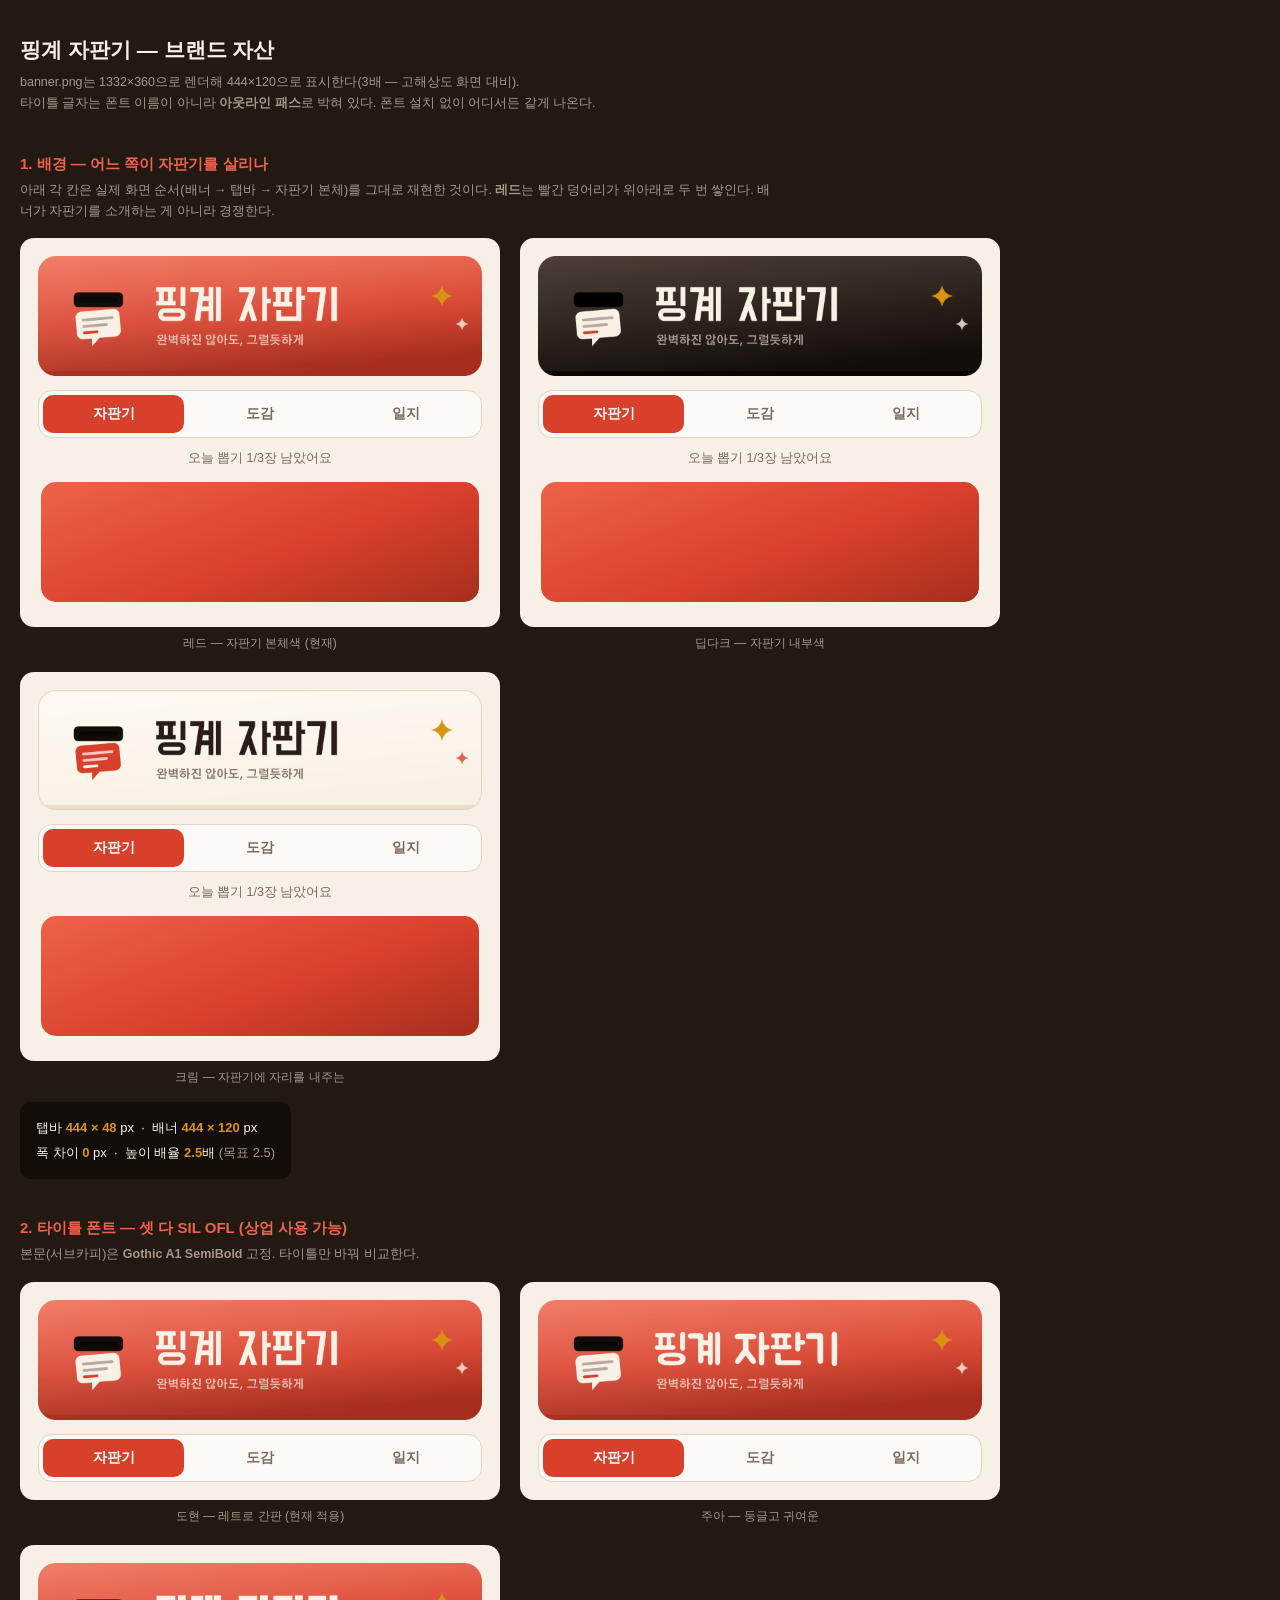
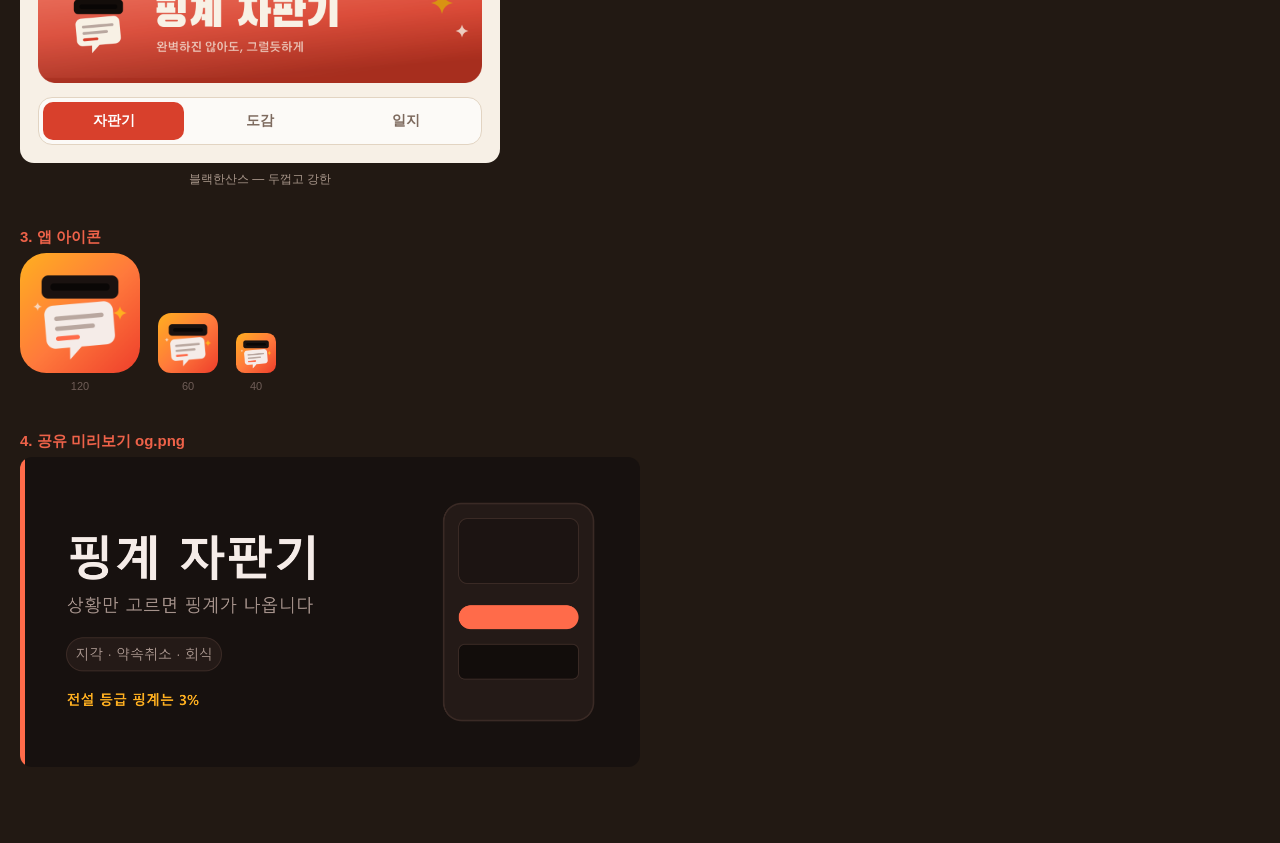
<file: app/brand-preview.html>
<!doctype html>
<html lang="ko">
<head>
<meta charset="utf-8">
<title>핑계 자판기 — 브랜드 자산</title>
<style>
  body {
    margin: 0; padding: 36px 20px 72px;
    background: #221913; color: #f8f1e5;
    font-family: 'Malgun Gothic', -apple-system, sans-serif;
  }
  h1 { font-size: 21px; margin: 0 0 8px; }
  h2 { font-size: 15px; color: #ee6249; margin: 40px 0 6px; }
  .note { font-size: 12.5px; color: #a8968a; margin: 0 0 16px; line-height: 1.7; max-width: 760px; }
  .grid { display: flex; flex-wrap: wrap; gap: 20px; }

  /* 실제 앱과 같은 조건: 크림 배경, .app 480 - padding 18 */
  .stage { background: #f7f0e6; border-radius: 14px; width: 480px; box-sizing: border-box; }
  .app { padding: 18px; box-sizing: border-box; }
  .banner { display: block; width: 100%; height: auto; }
  .cap { font-size: 12px; color: #a8968a; margin: 8px 0 0; text-align: center; }

  /* src/styles.css의 .tabs / .tab 규칙 그대로 — 폭·높이를 실측한다 */
  .tabs {
    display: flex; gap: 5px; margin-top: 14px;
    background: rgba(255,255,255,0.7); border: 1px solid #e2d4c2;
    border-radius: 14px; padding: 4px; box-sizing: border-box;
  }
  .tab {
    flex: 1; padding: 10px; border: none; border-radius: 10px;
    background: transparent; color: #7d6a5e; font-size: 14px; font-weight: 700;
    font-family: inherit; box-sizing: border-box;
  }
  .tab--on { background: #d8402c; color: #fff; }
  .hint { text-align: center; font-size: 12.5px; color: #7d6a5e; margin: 12px 0; }
  /* 자판기 본체 — 배너와 빨강이 겹치는지 보려고 둔다 */
  .machine {
    height: 120px; border-radius: 18px; margin-bottom: 4px;
    background: linear-gradient(160deg, #ee6249, #d8402c 58%, #a72e1e);
    border: 3px solid #f8f1e5;
  }

  #measure {
    margin: 16px 0 0; font-size: 13px; line-height: 1.9;
    color: #f8f1e5; background: #130d0a; border-radius: 10px; padding: 14px 16px;
    display: inline-block;
  }
  #measure b { color: #d99312; }

  .sizes { display: flex; align-items: flex-end; gap: 18px; }
  .item { text-align: center; }
  .item span { display: block; margin-top: 7px; font-size: 11px; color: #6f5d57; }
  .icon { display: block; border-radius: 22%; }
  .s120 { width: 120px; height: 120px; }
  .s60 { width: 60px; height: 60px; }
  .s40 { width: 40px; height: 40px; }
  .og { width: 100%; max-width: 620px; border-radius: 12px; }
</style>
</head>
<body>
  <h1>핑계 자판기 — 브랜드 자산</h1>
  <p class="note">
    banner.png는 1332×360으로 렌더해 444×120으로 표시한다(3배 — 고해상도 화면 대비).<br>
    타이틀 글자는 폰트 이름이 아니라 <b>아웃라인 패스</b>로 박혀 있다. 폰트 설치 없이 어디서든 같게 나온다.
  </p>

  <h2>1. 배경 — 어느 쪽이 자판기를 살리나</h2>
  <p class="note">
    아래 각 칸은 실제 화면 순서(배너 → 탭바 → 자판기 본체)를 그대로 재현한 것이다.
    <b>레드</b>는 빨간 덩어리가 위아래로 두 번 쌓인다. 배너가 자판기를 소개하는 게 아니라 경쟁한다.
  </p>
  <div class="grid" id="themes"></div>
  <div id="measure">측정 중…</div>

  <h2>2. 타이틀 폰트 — 셋 다 SIL OFL (상업 사용 가능)</h2>
  <p class="note">
    본문(서브카피)은 <b>Gothic A1 SemiBold</b> 고정. 타이틀만 바꿔 비교한다.
  </p>
  <div class="grid" id="fonts"></div>

  <h2>3. 앱 아이콘</h2>
  <div class="sizes">
    <div class="item"><img class="icon s120" src="./icon.png" alt="아이콘"><span>120</span></div>
    <div class="item"><img class="icon s60" src="./icon.png" alt=""><span>60</span></div>
    <div class="item"><img class="icon s40" src="./icon.png" alt=""><span>40</span></div>
  </div>

  <h2>4. 공유 미리보기 og.png</h2>
  <img class="og" src="./og.png" alt="OG 이미지">

<script>
  const THEMES = [
    ['theme-red', '레드 — 자판기 본체색 (현재)'],
    ['theme-dark', '딥다크 — 자판기 내부색'],
    ['theme-light', '크림 — 자판기에 자리를 내주는'],
  ];
  const FONTS = [
    ['font-dohyeon', '도현 — 레트로 간판 (현재 적용)'],
    ['font-jua', '주아 — 둥글고 귀여운'],
    ['font-blackhansans', '블랙한산스 — 두껍고 강한'],
  ];

  // 배경 비교는 화면 맥락(탭바 + 자판기)까지 같이 보여줘야 판단이 선다.
  const stage = (file, caption, withMachine) => `
    <div>
      <div class="stage"><div class="app">
        <img class="banner" src="./variants/${file}.png" alt="${caption}">
        <nav class="tabs">
          <button class="tab tab--on">자판기</button>
          <button class="tab">도감</button>
          <button class="tab">일지</button>
        </nav>
        ${withMachine ? '<p class="hint">오늘 뽑기 1/3장 남았어요</p><div class="machine"></div>' : ''}
      </div></div>
      <p class="cap">${caption}</p>
    </div>`;

  document.getElementById('themes').innerHTML =
    THEMES.map(([f, c]) => stage(f, c, true)).join('');
  document.getElementById('fonts').innerHTML =
    FONTS.map(([f, c]) => stage(f, c, false)).join('');

  // 계산값(444 x 48, 배너 120)이 실제 렌더와 맞는지 브라우저에게 직접 물어본다.
  window.addEventListener('load', () => {
    const t = document.querySelector('.tabs').getBoundingClientRect();
    const b = document.querySelector('.banner').getBoundingClientRect();
    const r = (n) => Math.round(n * 100) / 100;
    document.getElementById('measure').innerHTML = `
      탭바 <b>${r(t.width)} × ${r(t.height)}</b> px &nbsp;·&nbsp;
      배너 <b>${r(b.width)} × ${r(b.height)}</b> px<br>
      폭 차이 <b>${r(b.width - t.width)}</b> px &nbsp;·&nbsp;
      높이 배율 <b>${r(b.height / t.height)}</b>배 <span style="color:#a8968a">(목표 2.5)</span>`;
  });
</script>
</body>
</html>
</file>
